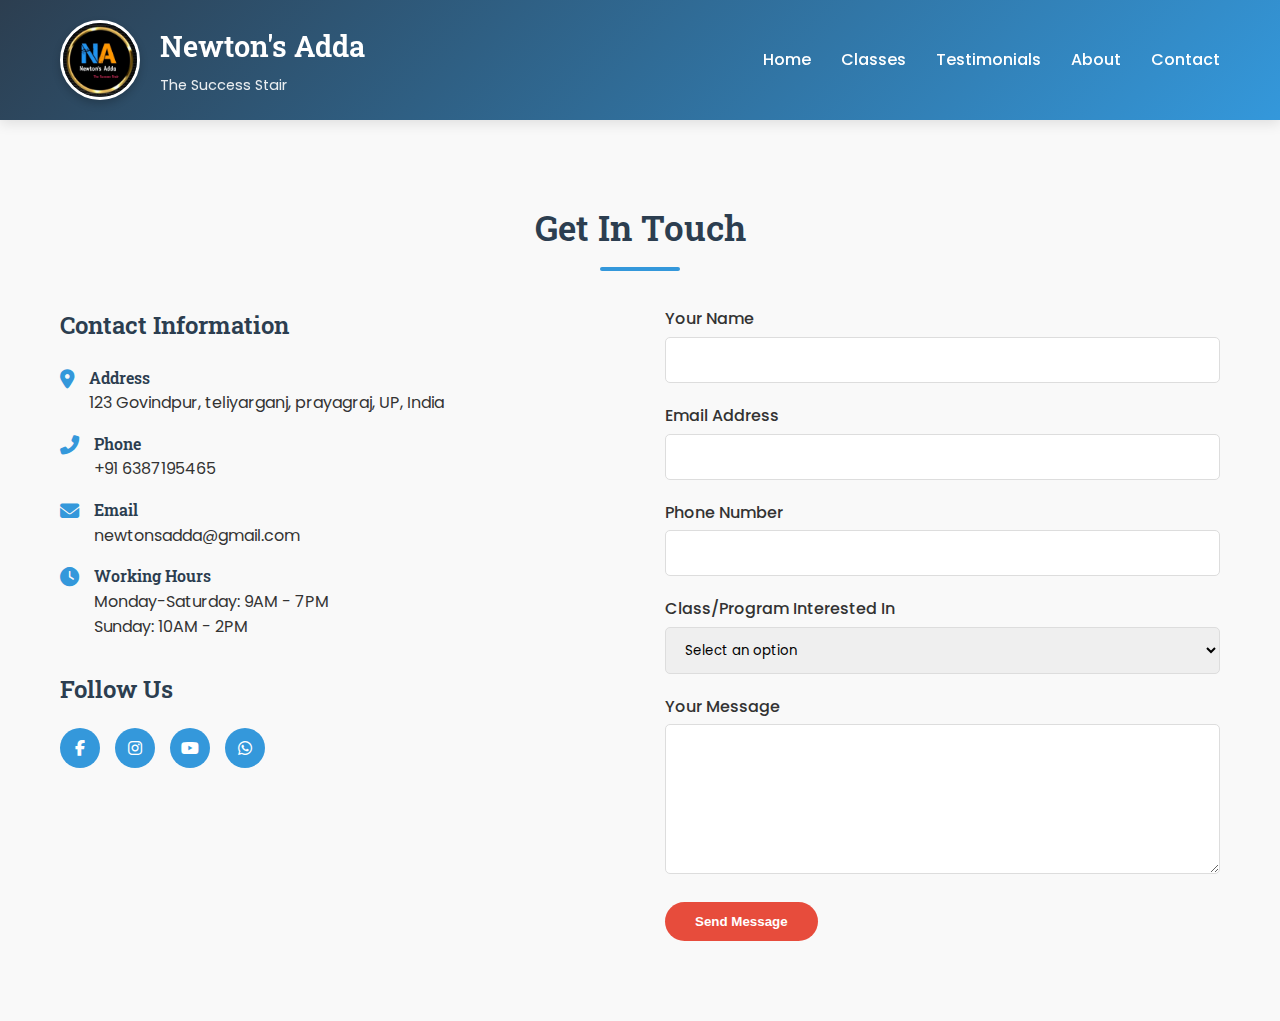
<file: contact.html>
<!DOCTYPE html>
<html lang="en">
<head>
    <meta charset="UTF-8">
    <meta name="viewport" content="width=device-width, initial-scale=1.0">
    <title>Contact - Newton's Adda | The Success Stair | Get in Touch</title>
    <meta name="description" content="Contact Newton's Adda for physics classes and tuition. Get in touch with Yogesh Pandey for personalized physics education and guidance.">
    <meta name="keywords" content="contact Newton's Adda, physics tuition contact, Yogesh Pandey contact, physics classes inquiry">
    <meta name="author" content="Yogesh Pandey">
    <meta name="robots" content="index, follow">
    
    <!-- Open Graph / Facebook -->
    <meta property="og:type" content="website">
    <meta property="og:url" content="https://newtonsadda.com/contact.html">
    <meta property="og:title" content="Contact Newton's Adda - Physics Education">
    <meta property="og:description" content="Get in touch with Newton's Adda for physics classes and tuition inquiries.">
    <meta property="og:image" content="https://newtonsadda.com/assets/banner.jpg">
    
    <!-- Canonical URL -->
    <link rel="canonical" href="https://newtonsadda.com/contact.html">
    
    <!-- Favicon and Icons -->
    <link rel="icon" type="image/x-icon" href="assets/icons/favicon.ico">
    <link rel="icon" type="image/png" sizes="16x16" href="assets/icons/favicon-16x16.png">
    <link rel="icon" type="image/png" sizes="32x32" href="assets/icons/favicon-32x32.png">
    <link rel="manifest" href="assets/icons/manifest.json">
    <meta name="msapplication-TileColor" content="#4a6bff">
    <meta name="theme-color" content="#4a6bff">
    
    <link rel="stylesheet" href="https://cdnjs.cloudflare.com/ajax/libs/font-awesome/6.4.0/css/all.min.css">
    <link href="https://fonts.googleapis.com/css2?family=Poppins:wght@300;400;500;600;700&family=Roboto+Slab:wght@400;600;700&display=swap" rel="stylesheet">
    <link rel="stylesheet" href="style.css">
</head>
<body>
    <header>
        <div class="container header-content">
            <div class="logo-container">
                <img src="assets/favicon.jpg" alt="Newton's Adda" class="logo">
                <div class="logo-text">
                    <h1>Newton's Adda</h1>
                    <p>The Success Stair</p>
                </div>
            </div>
            <nav>
                <a href="index.html">Home</a>
                <a href="classes.html">Classes</a>
                <a href="testimonials.html">Testimonials</a>
                <a href="about.html">About</a>
                <a href="contact.html">Contact</a>
              <!----  <a href="login.html" class="login-button">Login</a> -->
            </nav>
        </div>
    </header>

    <section id="contact" class="contact">
        <div class="container">
            <div class="section-title">
                <h2>Get In Touch</h2>
            </div>
            <div class="contact-container">
                <div class="contact-info">
                    <h3>Contact Information</h3>
                    <div class="contact-details">
                        <div class="contact-item">
                            <div class="contact-icon">
                                <i class="fas fa-map-marker-alt"></i>
                            </div>
                            <div>
                                <h4>Address</h4>
                                <p>123 Govindpur, teliyarganj, prayagraj, UP, India</p>
                            </div>
                        </div>
                        
                        <div class="contact-item">
                            <div class="contact-icon">
                                <i class="fas fa-phone-alt"></i>
                            </div>
                            <div>
                                <h4>Phone</h4>
                                <p>+91 6387195465</p>
                            </div>
                        </div>
                        
                        <div class="contact-item">
                            <div class="contact-icon">
                                <i class="fas fa-envelope"></i>
                            </div>
                            <div>
                                <h4>Email</h4>
                            <p>newtonsadda@gmail.com</p>
                            </div>
                        </div>
                        
                        <div class="contact-item">
                            <div class="contact-icon">
                                <i class="fas fa-clock"></i>
                            </div>
                            <div>
                                <h4>Working Hours</h4>
                                <p>Monday-Saturday: 9AM - 7PM<br>Sunday: 10AM - 2PM</p>
                            </div>
                        </div>
                    </div>
                    
                    <h3 style="margin-top: 30px;">Follow Us</h3>
                    <div class="social-links">
                        <a href="https://www.facebook.com/profile.php?id=100091583633830" class="social-link"><i class="fab fa-facebook-f"></i></a>
                        <a href="https://www.instagram.com/newtons_adda?igsh=aWtsODhhbmhyNTR2" class="social-link"><i class="fab fa-instagram"></i></a>
                        <a href="https://www.youtube.com/@newtonsadda" class="social-link"><i class="fab fa-youtube"></i></a>
                        <a href="https://chat.whatsapp.com/CySjS1ENZa040vsfYL1jfZ" class="social-link"><i class="fab fa-whatsapp"></i></a>
                    </div>
                </div>
                
<div class="contact-form">
    <form id="contactForm" onsubmit="submitForm(event)">
        <div class="form-group">
            <label for="name">Your Name</label>
            <input type="text" id="name" name="name" required>
        </div>
        
        <div class="form-group">
            <label for="email">Email Address</label>
            <input type="email" id="email" name="email" required>
        </div>
        
        <div class="form-group">
            <label for="phone">Phone Number</label>
            <input type="tel" id="phone" name="phone">
        </div>
    
        <div class="form-group">
            <label for="class">Class/Program Interested In</label>
            <select id="class" name="program">
                <option value="">Select an option</option>
                <option value="9-10">Class 9-10 Foundation Program</option>
                <option value="11-12">Class 11-12 Advanced Program</option>
                <option value="other">Other</option>
            </select>
        </div>
        
        <div class="form-group">
            <label for="message">Your Message</label>
            <textarea id="message" name="message" required></textarea>
        </div>
        
        <button type="submit" class="submit-button">Send Message</button>
    </form>
    <div id="responseMessage" style="display:none; margin-top:20px;"></div>
</div>

<!--<script>
async function submitForm(event) {
  event.preventDefault();
  const form = event.target;
  const submitButton = form.querySelector('button[type="submit"]');
  const responseDiv = document.getElementById('responseMessage');
  
  submitButton.disabled = true;
  submitButton.innerHTML = '<i class="fas fa-spinner fa-spin"></i> Sending...';
  responseDiv.style.display = 'none';

  try {
    const formData = {
      name: form.querySelector('#name').value.trim(),
      email: form.querySelector('#email').value.trim(),
      phone: form.querySelector('#phone').value.trim(),
      program: form.querySelector('#class').value,
      message: form.querySelector('#message').value.trim(),
      timestamp: new Date().toISOString() // Add timestamp
    };

    if (!formData.name || !formData.email) {
      throw new Error('Please fill in all required fields');
    }

    const webAppUrl = 'https://script.google.com/macros/s/AKfycbzH3fLFMP6EofSMtDFouiEvzeYa-CMANxYwWMeO3OtlRwV8TRTtUU5dpfgSwjeo277c/exec';

    const response = await fetch(webAppUrl, {
      method: 'POST',
      headers: {
        'Content-Type': 'application/json',
      },
      body: JSON.stringify(formData)
    });

    if (!response.ok) {
      throw new Error('Server responded with error');
    }

    const result = await response.json();
    if (result.result !== "success") {
      throw new Error(result.message || 'Submission failed');
    }

    responseDiv.innerHTML = '<i class="fas fa-check-circle"></i> Message sent successfully! We will contact you soon.';
    responseDiv.style.color = 'green';
    form.reset();

  } catch (error) {
    console.error("Error:", error);
    responseDiv.innerHTML = `<i class="fas fa-exclamation-circle"></i> ${error.message}`;
    responseDiv.style.color = 'red';
  } finally {
    responseDiv.style.display = 'block';
    submitButton.disabled = false;
    submitButton.textContent = 'Send Message';
  }
}
</script>-->
                <script>
async function submitForm(event) {
  event.preventDefault();
  const form = event.target;
  const submitButton = form.querySelector('button[type="submit"]');
  const responseDiv = document.getElementById('responseMessage');
  
  submitButton.disabled = true;
  submitButton.innerHTML = '<i class="fas fa-spinner fa-spin"></i> Sending...';
  responseDiv.style.display = 'none';

  try {
    const formData = {
      name: form.querySelector('#name').value.trim(),
      email: form.querySelector('#email').value.trim(),
      phone: form.querySelector('#phone').value.trim(),
      program: form.querySelector('#class').value,
      message: form.querySelector('#message').value.trim(),
      timestamp: new Date().toISOString()
    };

    if (!formData.name || !formData.email) {
      throw new Error('Please fill in all required fields');
    }

    const webAppUrl = 'https://script.google.com/macros/s/AKfycbzH3fLFMP6EofSMtDFouiEvzeYa-CMANxYwWMeO3OtlRwV8TRTtUU5dpfgSwjeo277c/exec';

    // Add cache-busting parameter
    const urlWithCacheBust = webAppUrl + '?cache=' + new Date().getTime();

    const response = await fetch(urlWithCacheBust, {
      method: 'POST',
      mode: 'no-cors', // Important for Apps Script
      headers: {
        'Content-Type': 'application/json',
      },
      body: JSON.stringify(formData)
    });

    // With 'no-cors' mode, we can't read the response, so we'll assume success
    responseDiv.innerHTML = '<i class="fas fa-check-circle"></i> Message sent successfully! We will contact you soon.';
    responseDiv.style.color = 'green';
    form.reset();

  }
   
  catch (error) {
    console.error("Error:", error);
    responseDiv.innerHTML = `<i class="fas fa-exclamation-circle"></i> ${error.message || 'Message sent! If you don\'t hear back, please contact us directly.'}`;
    responseDiv.style.color = 'red';
  } finally {
    responseDiv.style.display = 'block';
    submitButton.disabled = false;
    submitButton.textContent = 'Send Message';
  }
}
fetch('https://script.google.com/macros/s/AKfycbzH3fLFMP6EofSMtDFouiEvzeYa-CMANxYwWMeO3OtlRwV8TRTtUU5dpfgSwjeo277c/exec', {
  method: 'POST',
  headers: {
    'Content-Type': 'application/json',
  },
  body: JSON.stringify(yourData),
  redirect: 'follow'  // Important for Apps Script
})
.then(response => {
  if (!response.ok) throw new Error('Network response was not ok');
  return response.json();
})
.catch(error => {
  console.error('Error:', error);
});
</script>
<style>
/* Add this to your CSS for better feedback */
.success-animation {
  animation: pulse-green 2s;
}

@keyframes pulse-green {
  0% { box-shadow: 0 0 0 0 rgba(40, 167, 69, 0.4); }
  70% { box-shadow: 0 0 0 10px rgba(40, 167, 69, 0); }
  100% { box-shadow: 0 0 0 0 rgba(40, 167, 69, 0); }
}
</style>
</body>
</html>
</file>
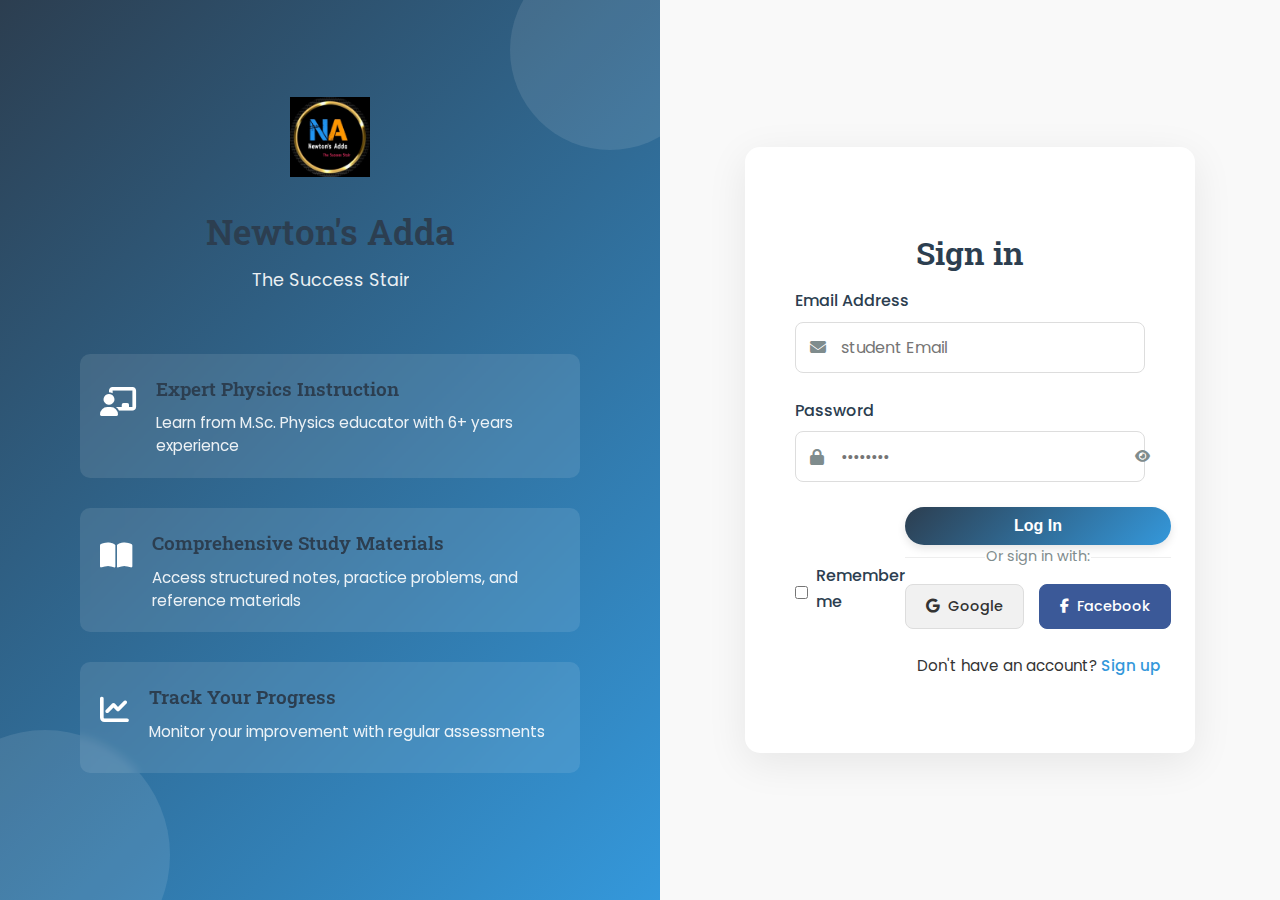
<file: dashboard.html>
<!DOCTYPE html>
<html lang="en">
<head>
    <meta charset="UTF-8">
    <meta name="viewport" content="width=device-width, initial-scale=1.0">
    <title>Student Dashboard | Newton's Adda</title>
    <meta name="description" content="Access your Newton's Adda student dashboard. View classes, assignments, progress, and resources for physics learning.">
    <meta name="robots" content="noindex, nofollow">
    
    <!-- Favicon and Icons -->
    <link rel="icon" type="image/x-icon" href="assets/icons/favicon.ico">
    <link rel="icon" type="image/png" sizes="16x16" href="assets/icons/favicon-16x16.png">
    <link rel="icon" type="image/png" sizes="32x32" href="assets/icons/favicon-32x32.png">
    <link rel="manifest" href="assets/icons/manifest.json">
    <meta name="msapplication-TileColor" content="#4a6bff">
    <meta name="theme-color" content="#4a6bff">
    
    <link rel="stylesheet" href="https://cdnjs.cloudflare.com/ajax/libs/font-awesome/6.4.0/css/all.min.css">
    <link href="https://fonts.googleapis.com/css2?family=Poppins:wght@300;400;500;600;700&display=swap" rel="stylesheet">
    <style>
        :root {
            --primary: #4a6bff;
            --secondary: #2ecc71;
            --dark: #2c3e50;
            --light: #f8f9fa;
            --danger: #e74c3c;
            --warning: #f39c12;
            --white: #ffffff;
            --gray: #95a5a6;
        }

        * {
            margin: 0;
            padding: 0;
            box-sizing: border-box;
            font-family: 'Poppins', sans-serif;
        }

        body {
            background-color: #f5f7fb;
            color: var(--dark);
        }

        .dashboard-container {
            display: grid;
            grid-template-columns: 250px 1fr;
            min-height: 100vh;
        }

        /* Sidebar Styles */
        .sidebar {
            background: var(--dark);
            color: white;
            padding: 20px 0;
            position: sticky;
            top: 0;
            height: 100vh;
        }

        .logo-container {
            padding: 0 20px 20px;
            border-bottom: 1px solid rgba(255,255,255,0.1);
            display: flex;
            align-items: center;
        }

        .logo-container img {
            width: 50px;
            height: 50px;
            border-radius: 50%;
            object-fit: cover;
            margin-right: 10px;
            border: 2px solid var(--primary);
        }

        .logo-container h2 {
            font-size: 1.2rem;
        }

        .user-info {
            padding: 20px;
            text-align: center;
            border-bottom: 1px solid rgba(255,255,255,0.1);
        }

        .user-info img {
            width: 80px;
            height: 80px;
            border-radius: 50%;
            object-fit: cover;
            margin-bottom: 10px;
            border: 3px solid var(--primary);
        }

        .sidebar-menu {
            padding: 20px 0;
        }

        .menu-item {
            padding: 12px 20px;
            display: flex;
            align-items: center;
            cursor: pointer;
            transition: all 0.3s;
        }

        .menu-item:hover {
            background-color: rgba(255,255,255,0.1);
        }

        .menu-item.active {
            background-color: var(--primary);
        }

        .menu-item i {
            margin-right: 10px;
            width: 20px;
            text-align: center;
        }

        /* Main Content Styles */
        .main-content {
            padding: 20px;
        }

        .header {
            display: flex;
            justify-content: space-between;
            align-items: center;
            margin-bottom: 30px;
            padding-bottom: 20px;
            border-bottom: 1px solid #e0e0e0;
        }

        .search-bar {
            display: flex;
            align-items: center;
            background: white;
            padding: 8px 15px;
            border-radius: 30px;
            width: 300px;
            box-shadow: 0 2px 10px rgba(0,0,0,0.05);
        }

        .search-bar input {
            border: none;
            outline: none;
            width: 100%;
            padding: 5px;
        }

        .user-controls {
            display: flex;
            align-items: center;
        }

        .notification-icon {
            position: relative;
            margin-right: 20px;
            cursor: pointer;
        }

        .notification-badge {
            position: absolute;
            top: -5px;
            right: -5px;
            background: var(--danger);
            color: white;
            border-radius: 50%;
            width: 18px;
            height: 18px;
            font-size: 10px;
            display: flex;
            align-items: center;
            justify-content: center;
        }

        .user-profile {
            display: flex;
            align-items: center;
            cursor: pointer;
        }

        .user-profile img {
            width: 40px;
            height: 40px;
            border-radius: 50%;
            margin-right: 10px;
        }

        /* Dashboard Cards */
        .dashboard-cards {
            display: grid;
            grid-template-columns: repeat(auto-fit, minmax(250px, 1fr));
            gap: 20px;
            margin-bottom: 30px;
        }

        .card {
            background: white;
            border-radius: 10px;
            padding: 20px;
            box-shadow: 0 5px 15px rgba(0,0,0,0.05);
            transition: transform 0.3s;
        }

        .card:hover {
            transform: translateY(-5px);
        }

        .card-header {
            display: flex;
            justify-content: space-between;
            align-items: center;
            margin-bottom: 15px;
        }

        .card-icon {
            width: 40px;
            height: 40px;
            border-radius: 8px;
            display: flex;
            align-items: center;
            justify-content: center;
            color: white;
        }

        .card-icon.blue {
            background: var(--primary);
        }

        .card-icon.green {
            background: var(--secondary);
        }

        .card-icon.orange {
            background: var(--warning);
        }

        .card-icon.red {
            background: var(--danger);
        }

        .card h3 {
            font-size: 1.5rem;
            margin-bottom: 5px;
        }

        .card p {
            color: var(--gray);
            font-size: 0.9rem;
        }

        /* Upcoming Classes */
        .upcoming-classes {
            background: white;
            border-radius: 10px;
            padding: 20px;
            box-shadow: 0 5px 15px rgba(0,0,0,0.05);
            margin-bottom: 30px;
        }

        .section-title {
            display: flex;
            justify-content: space-between;
            align-items: center;
            margin-bottom: 20px;
        }

        .section-title h2 {
            font-size: 1.3rem;
        }

        .view-all {
            color: var(--primary);
            font-size: 0.9rem;
            cursor: pointer;
        }

        .class-item {
            display: flex;
            justify-content: space-between;
            align-items: center;
            padding: 15px 0;
            border-bottom: 1px solid #f0f0f0;
        }

        .class-item:last-child {
            border-bottom: none;
        }

        .class-info {
            display: flex;
            align-items: center;
        }

        .class-time {
            background: #f0f7ff;
            color: var(--primary);
            padding: 8px 12px;
            border-radius: 6px;
            margin-right: 15px;
            font-weight: 500;
        }

        .class-details h4 {
            margin-bottom: 5px;
        }

        .class-details p {
            color: var(--gray);
            font-size: 0.9rem;
        }

        .join-btn {
            background: var(--primary);
            color: white;
            border: none;
            padding: 8px 15px;
            border-radius: 5px;
            cursor: pointer;
            transition: background 0.3s;
        }

        .join-btn:hover {
            background: #3a5bd9;
        }

        /* Recent Performance */
        .performance-grid {
            display: grid;
            grid-template-columns: 2fr 1fr;
            gap: 20px;
        }

        .performance-card {
            background: white;
            border-radius: 10px;
            padding: 20px;
            box-shadow: 0 5px 15px rgba(0,0,0,0.05);
        }

        .chart-container {
            height: 250px;
            margin-top: 20px;
            position: relative;
            background: #f8f9fa;
            border-radius: 8px;
            display: flex;
            align-items: center;
            justify-content: center;
            color: var(--gray);
        }

        /* Responsive Design */
        @media (max-width: 992px) {
            .dashboard-container {
                grid-template-columns: 1fr;
            }

            .sidebar {
                height: auto;
                position: static;
            }

            .performance-grid {
                grid-template-columns: 1fr;
            }
        }

        @media (max-width: 768px) {
            .header {
                flex-direction: column;
                align-items: flex-start;
            }

            .search-bar {
                width: 100%;
                margin-bottom: 15px;
            }
        }
    </style>
</head>
<body>
    <div class="dashboard-container">
        <!-- Sidebar -->
        <div class="sidebar">
            <div class="logo-container">
                <img src="assets/favicon.jpg" alt="Newton's Adda">
                <h2>Newton's Adda</h2>
            </div>

            <div class="user-info">
                <img src="https://randomuser.me/api/portraits/men/32.jpg" alt="Student" id="student-avatar">
                <h3 id="student-name">Rahul Sharma</h3>
                <p id="student-class">Class 12 - Science</p>
            </div>

            <div class="sidebar-menu">
                <div class="menu-item active">
                    <i class="fas fa-home"></i>
                    <span>Dashboard</span>
                </div>
                <div class="menu-item">
                    <i class="fas fa-book-open"></i>
                    <span>My Courses</span>
                </div>
                <div class="menu-item">
                    <i class="fas fa-calendar-alt"></i>
                    <span>Schedule</span>
                </div>
                <div class="menu-item">
                    <i class="fas fa-chart-line"></i>
                    <span>Performance</span>
                </div>
                <div class="menu-item">
                    <i class="fas fa-file-alt"></i>
                    <span>Study Materials</span>
                </div>
                <div class="menu-item">
                    <i class="fas fa-question-circle"></i>
                    <span>Doubt Solving</span>
                </div>
                <div class="menu-item">
                    <i class="fas fa-trophy"></i>
                    <span>Tests & Results</span>
                </div>
                <div class="menu-item">
                    <i class="fas fa-cog"></i>
                    <span>Settings</span>
                </div>
                <div class="menu-item" onclick="logout()">
                    <i class="fas fa-sign-out-alt"></i>
                    <span>Logout</span>
                </div>
            </div>
        </div>

        <!-- Main Content -->
        <div class="main-content">
            <div class="header">
                <div class="search-bar">
                    <i class="fas fa-search"></i>
                    <input type="text" placeholder="Search for courses, materials...">
                </div>
                <div class="user-controls">
                    <div class="notification-icon">
                        <i class="fas fa-bell"></i>
                        <div class="notification-badge">3</div>
                    </div>
                    <div class="user-profile">
                        <img src="https://randomuser.me/api/portraits/men/32.jpg" alt="User" id="profile-avatar">
                        <span id="profile-name">Rahul</span>
                    </div>
                </div>
            </div>

            <div class="dashboard-cards">
                <div class="card">
                    <div class="card-header">
                        <div>
                            <h3>5</h3>
                            <p>Active Courses</p>
                        </div>
                        <div class="card-icon blue">
                            <i class="fas fa-book"></i>
                        </div>
                    </div>
                </div>
                <div class="card">
                    <div class="card-header">
                        <div>
                            <h3>12</h3>
                            <p>Upcoming Classes</p>
                        </div>
                        <div class="card-icon green">
                            <i class="fas fa-calendar"></i>
                        </div>
                    </div>
                </div>
                <div class="card">
                    <div class="card-header">
                        <div>
                            <h3>8</h3>
                            <p>Pending Assignments</p>
                        </div>
                        <div class="card-icon orange">
                            <i class="fas fa-tasks"></i>
                        </div>
                    </div>
                </div>
                <div class="card">
                    <div class="card-header">
                        <div>
                            <h3>92%</h3>
                            <p>Overall Performance</p>
                        </div>
                        <div class="card-icon red">
                            <i class="fas fa-chart-pie"></i>
                        </div>
                    </div>
                </div>
            </div>

            <div class="upcoming-classes">
                <div class="section-title">
                    <h2>Upcoming Classes</h2>
                    <span class="view-all">View All</span>
                </div>
                <div class="class-item">
                    <div class="class-info">
                        <div class="class-time">10:00 AM</div>
                        <div class="class-details">
                            <h4>Modern Physics - Dual Nature of Matter</h4>
                            <p>By Yogesh Sir | Duration: 60 mins</p>
                        </div>
                    </div>
                    <button class="join-btn">Join Now</button>
                </div>
                <div class="class-item">
                    <div class="class-info">
                        <div class="class-time">02:00 PM</div>
                        <div class="class-details">
                            <h4>Electrostatics - Capacitors</h4>
                            <p>By Yogesh Sir | Duration: 60 mins</p>
                        </div>
                    </div>
                    <button class="join-btn">Join Now</button>
                </div>
                <div class="class-item">
                    <div class="class-info">
                        <div class="class-time">04:30 PM</div>
                        <div class="class-details">
                            <h4>Doubt Solving Session</h4>
                            <p>By Yogesh Sir | Duration: 45 mins</p>
                        </div>
                    </div>
                    <button class="join-btn">Join Now</button>
                </div>
            </div>

            <div class="performance-grid">
                <div class="performance-card">
                    <div class="section-title">
                        <h2>Performance Analysis</h2>
                        <span class="view-all">Last 6 Months</span>
                    </div>
                    <div class="chart-container">
                        [Performance Chart Would Appear Here]
                    </div>
                </div>
                <div class="performance-card">
                    <div class="section-title">
                        <h2>Recent Tests</h2>
                        <span class="view-all">View All</span>
                    </div>
                    <div style="margin-top: 20px;">
                        <div style="display: flex; justify-content: space-between; margin-bottom: 15px;">
                            <span>Electrostatics</span>
                            <span style="font-weight: bold; color: var(--secondary);">85%</span>
                        </div>
                        <div style="display: flex; justify-content: space-between; margin-bottom: 15px;">
                            <span>Optics</span>
                            <span style="font-weight: bold; color: var(--secondary);">92%</span>
                        </div>
                        <div style="display: flex; justify-content: space-between; margin-bottom: 15px;">
                            <span>Modern Physics</span>
                            <span style="font-weight: bold; color: var(--warning);">78%</span>
                        </div>
                        <div style="display: flex; justify-content: space-between;">
                            <span>Thermodynamics</span>
                            <span style="font-weight: bold; color: var(--secondary);">88%</span>
                        </div>
                    </div>
                </div>
            </div>
        </div>
    </div>

    <script>
        // Check authentication on page load
        document.addEventListener('DOMContentLoaded', function() {
            const student = JSON.parse(localStorage.getItem('currentStudent'));
            
            if (!student) {
                window.location.href = 'login.html';
            } else {
                // Update dashboard with student info
                document.getElementById('student-name').textContent = student.name;
                document.getElementById('student-class').textContent = `Class ${student.class} - Science`;
                document.getElementById('profile-name').textContent = student.name.split(' ')[0];
                
                // You would fetch and display real data here in a production app
            }
        });

        // Menu item activation
        document.querySelectorAll('.menu-item').forEach(item => {
            item.addEventListener('click', function() {
                document.querySelectorAll('.menu-item').forEach(i => i.classList.remove('active'));
                this.classList.add('active');
                
                // In a real app, you would load different content here
            });
        });

        // Join class functionality
        document.querySelectorAll('.join-btn').forEach(btn => {
            btn.addEventListener('click', function() {
                alert('Redirecting to live class...');
                // In real implementation, this would redirect to the live class
            });
        });

        // Logout function
        function logout() {
            localStorage.removeItem('currentStudent');
            window.location.href = 'login.html';
        }
    </script>
</body>
</html>
</file>
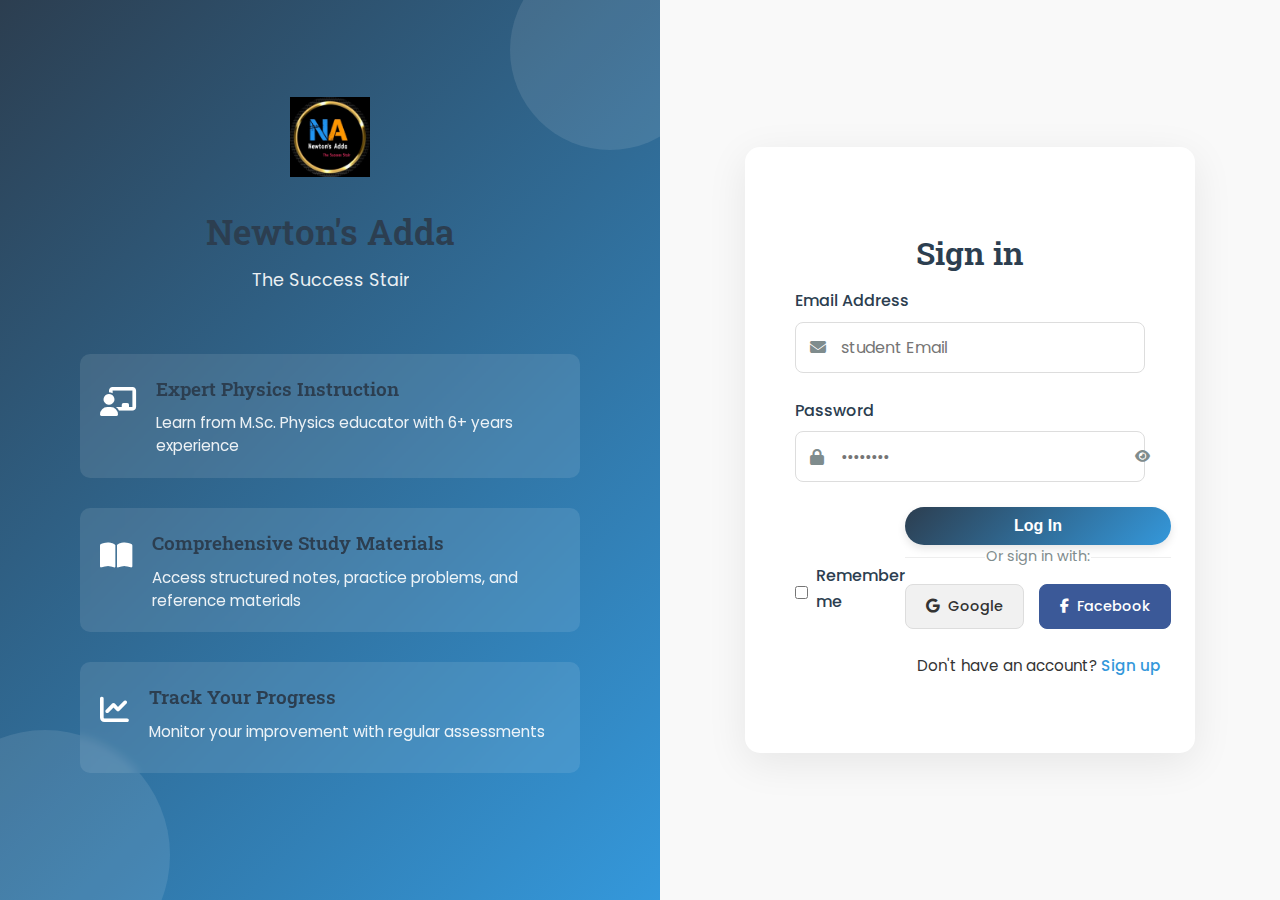
<file: login.html>
<!DOCTYPE html>
<html lang="en">
<head>
    <meta charset="UTF-8">
    <meta name="viewport" content="width=device-width, initial-scale=1.0">
    <title>Login | Newton's Adda - The Success Stair</title>
    <meta name="description" content="Login to Newton's Adda student portal. Access your physics classes, study materials, and track your progress with Yogesh Pandey's physics tuition program.">
    <meta name="keywords" content="Newton's Adda login, student portal, physics classes login, online learning">
    <meta name="author" content="Yogesh Pandey">
    <meta name="robots" content="noindex, nofollow">
    
    <!-- Favicon and Icons -->
    <link rel="icon" type="image/x-icon" href="assets/icons/favicon.ico">
    <link rel="icon" type="image/png" sizes="16x16" href="assets/icons/favicon-16x16.png">
    <link rel="icon" type="image/png" sizes="32x32" href="assets/icons/favicon-32x32.png">
    <link rel="manifest" href="assets/icons/manifest.json">
    <meta name="msapplication-TileColor" content="#4a6bff">
    <meta name="theme-color" content="#4a6bff">
    
    <link rel="stylesheet" href="https://cdnjs.cloudflare.com/ajax/libs/font-awesome/6.4.0/css/all.min.css">
    <link href="https://fonts.googleapis.com/css2?family=Poppins:wght@300;400;500;600;700&family=Roboto+Slab:wght@400;600;700&display=swap" rel="stylesheet">
    <link rel="stylesheet" href="style.css">
</head>
<body>
    <div class="login-container">
        <div class="login-left">
            <div class="login-logo">
                <img src="assets/favicon.jpg" alt="Newton's Adda">
                <h2>Newton's Adda</h2>
                <p>The Success Stair</p>
            </div>
            
            <div class="login-features">
                <div class="feature-item">
                    <div class="feature-icon">
                        <i class="fas fa-chalkboard-teacher"></i>
                    </div>
                    <div class="feature-text">
                        <h4>Expert Physics Instruction</h4>
                        <p>Learn from M.Sc. Physics educator with 6+ years experience</p>
                    </div>
                </div>
                
                <div class="feature-item">
                    <div class="feature-icon">
                        <i class="fas fa-book-open"></i>
                    </div>
                    <div class="feature-text">
                        <h4>Comprehensive Study Materials</h4>
                        <p>Access structured notes, practice problems, and reference materials</p>
                    </div>
                </div>
                
                <div class="feature-item">
                    <div class="feature-icon">
                        <i class="fas fa-chart-line"></i>
                    </div>
                    <div class="feature-text">
                        <h4>Track Your Progress</h4>
                        <p>Monitor your improvement with regular assessments</p>
                    </div>
                </div>
            </div>
        </div>
        
        <div class="login-right">
            <div class="login-form-container">
                
                <p class="login-subtitle"><h2>Sign in </h2></p>
                
                <form class="login-form" id="loginForm">
                    <div class="form-group">
                        <label for="email">Email Address</label>
                        <div class="input-with-icon">
                            <i class="fas fa-envelope"></i>
                            <input type="email" id="email" name="email" placeholder="student Email" required>
                        </div>
                    </div>
                    
                    <div class="form-group">
                        <label for="password">Password</label>
                        <div class="input-with-icon">
                            <i class="fas fa-lock"></i>
                            <input type="password" id="password" name="password" placeholder="••••••••" required>
                            <button type="button" class="toggle-password" aria-label="Show password">
                                <i class="fas fa-eye"></i>
                            </button>
                        </div>
                    </div>
                    
                    <div class="form-options">
                        <div class="remember-me">
                            <input type="checkbox" id="remember" name="remember">
                            <label for="remember">Remember me</label>


                    <div>
                    <button type="submit" class="login-button">Log In</button>
                    
                    <div class="social-login">
                        <p>Or sign in with:</p>
                        <div>
                        <div class="social-buttons">
                            <a href="#" class="social-button google">
                                <i class="fab fa-google"></i> Google
                            </a>
                            <a href="#" class="social-button facebook">
                                <i class="fab fa-facebook-f"></i> Facebook
                            </a>
                        </div>
                    </div>
                    </div>
                    
                    <div class="register-link">
                        <p>Don't have an account? <a href="register.html">Sign up</a></p>
                    </div>
                </form>
            </div>
  <script>
        document.getElementById('loginForm').addEventListener('submit', function(e) {
            e.preventDefault();
            
            // Get input values
            const email = document.getElementById('email').value;
            const password = document.getElementById('password').value;
            
            // Simple validation (in real app, validate server-side)
            if (email && password) {
                // Store user data (insecure for production - demo only)
                localStorage.setItem('currentStudent', JSON.stringify({
                    name: 'Demo Student',
                    email: email,
                    class: '12'
                }));
                
                // Redirect to dashboard
                window.location.href = 'dashboard.html';
            } else {
                alert('Please enter both email and password');
            }
        });

        // Toggle password visibility
        document.querySelector('.toggle-password').addEventListener('click', function() {
            const passwordInput = document.getElementById('password');
            if (passwordInput.type === 'password') {
                passwordInput.type = 'text';
                this.textContent = '👁️';
            } else {
                passwordInput.type = 'password';
                this.textContent = '👁️';
            }
        });
    </script>
</body>
</html>
</file>
<file: style.css>
/* All the CSS styles from your original code */
:root {
    --primary: #2c3e50;
    --secondary: #3498db;
    --accent: #e74c3c;
    --light: #ecf0f1;
    --dark: #2c3e50;
    --success: #27ae60;
    --text: #333;
    --text-light: #7f8c8d;
}

* {
    margin: 0;
    padding: 0;
    box-sizing: border-box;
}

body {
    font-family: 'Poppins', sans-serif;
    line-height: 1.6;
    color: var(--text);
    background-color: #f9f9f9;
}

h1, h2, h3, h4 {
    font-family: 'Roboto Slab', serif;
    font-weight: 600;
    color: var(--dark);
}

.container {
    max-width: 1200px;
    margin: 0 auto;
    padding: 0 20px;
}

/* Header Styles */
header {
    background: linear-gradient(135deg, var(--primary), var(--secondary));
    color: white;
    padding: 20px 0;
    box-shadow: 0 4px 12px rgba(0,0,0,0.1);
    position: sticky;
    top: 0;
    z-index: 1000;
}

.header-content {
    display: flex;
    justify-content: space-between;
    align-items: center;
}

.logo-container {
    display: flex;
    align-items: center;
    gap: 20px;
}

.logo {
    width: 80px;
    height: 80px;
    border-radius: 50%;
    object-fit: cover;
    border: 3px solid white;
    box-shadow: 0 4px 8px rgba(0,0,0,0.2);
}

.logo-text h1 {
    font-size: 1.8rem;
    margin-bottom: 5px;
    color: white;
}

.logo-text p {
    font-size: 0.9rem;
    opacity: 0.9;
}

/* Navigation */
nav {
    display: flex;
    align-items: center;
    gap: 30px;
}

nav a {
    color: white;
    text-decoration: none;
    font-weight: 500;
    transition: all 0.3s ease;
    padding: 5px 0;
    position: relative;
}

nav a:hover {
    opacity: 0.8;
}

nav a::after {
    content: '';
    position: absolute;
    bottom: 0;
    left: 0;
    width: 0;
    height: 2px;
    background-color: white;
    transition: width 0.3s ease;
}

nav a:hover::after {
    width: 100%;
}

.login-button {
    background-color: white;
    color: var(--primary);
    padding: 10px 25px;
    border-radius: 30px;
    font-weight: 600;
    text-decoration: none;
    transition: all 0.3s ease;
    box-shadow: 0 4px 8px rgba(0,0,0,0.1);
}

.login-button:hover {
    transform: translateY(-2px);
    box-shadow: 0 6px 12px rgba(0,0,0,0.15);
}

/* Hero Section */
.hero {
    background: linear-gradient(rgba(44, 62, 80, 0.9), rgba(44, 62, 80, 0.9)), url('banner.jpg');
    background-size: cover;
    background-position: center;
    color: white;
    padding: 100px 0;
    text-align: center;
}

.hero h2 {
    font-size: 2.5rem;
    margin-bottom: 20px;
    color: white;
}

.hero p {
    font-size: 1.2rem;
    max-width: 800px;
    margin: 0 auto 30px;
}

.cta-buttons {
    display: flex;
    justify-content: center;
    gap: 20px;
    margin-top: 30px;
}

.join-button, .demo-button {
    padding: 12px 30px;
    border-radius: 30px;
    font-weight: 600;
    text-decoration: none;
    transition: all 0.3s ease;
}

.join-button {
    background-color: var(--accent);
    color: white;
}

.demo-button {
    background-color: transparent;
    color: white;
    border: 2px solid white;
}

.join-button:hover, .demo-button:hover {
    transform: translateY(-3px);
    box-shadow: 0 8px 15px rgba(0,0,0,0.2);
}

/* Main Content */
section {
    padding: 80px 0;
}

.section-title {
    text-align: center;
    margin-bottom: 50px;
    position: relative;
}

.section-title h2 {
    font-size: 2.2rem;
    display: inline-block;
}

.section-title h2::after {
    content: '';
    position: absolute;
    bottom: -15px;
    left: 50%;
    transform: translateX(-50%);
    width: 80px;
    height: 4px;
    background-color: var(--secondary);
    border-radius: 2px;
}

/* About Section */
.about-content {
    display: flex;
    align-items: center;
    gap: 50px;
}

.about-image {
    flex: 1;
    border-radius: 10px;
    overflow: hidden;
    box-shadow: 0 10px 30px rgba(0,0,0,0.1);
}

.about-image img {
    width: 100%;
    height: auto;
    display: block;
    transition: transform 0.5s ease;
}

.about-image:hover img {
    transform: scale(1.05);
}

.about-text {
    flex: 1;
}

.about-text h3 {
    font-size: 1.8rem;
    margin-bottom: 20px;
    color: var(--primary);
}

.about-text p {
    margin-bottom: 20px;
    color: var(--text-light);
}

.qualifications {
    margin-top: 30px;
}

.qualification-item {
    display: flex;
    align-items: flex-start;
    gap: 15px;
    margin-bottom: 15px;
}

.qualification-icon {
    color: var(--secondary);
    font-size: 1.2rem;
    margin-top: 3px;
}

/* Classes Section */
.classes-container {
    display: grid;
    grid-template-columns: repeat(auto-fit, minmax(300px, 1fr));
    gap: 30px;
    margin-top: 50px;
}

.class-card {
    background-color: white;
    border-radius: 10px;
    overflow: hidden;
    box-shadow: 0 5px 15px rgba(0,0,0,0.05);
    transition: all 0.3s ease;
}

.class-card:hover {
    transform: translateY(-10px);
    box-shadow: 0 15px 30px rgba(0,0,0,0.1);
}

.class-image {
    height: 200px;
    overflow: hidden;
}

.class-image img {
    width: 100%;
    height: 100%;
    object-fit: cover;
    transition: transform 0.5s ease;
}

.class-card:hover .class-image img {
    transform: scale(1.1);
}

.class-content {
    padding: 25px;
}

.class-content h3 {
    font-size: 1.4rem;
    margin-bottom: 15px;
    color: var(--primary);
}

.class-content p {
    color: var(--text-light);
    margin-bottom: 20px;
}

.class-meta {
    display: flex;
    justify-content: space-between;
    color: var(--secondary);
    font-weight: 500;
}

/* Features Section */
.features {
    background-color: var(--light);
}

.features-container {
    display: grid;
    grid-template-columns: repeat(auto-fit, minmax(250px, 1fr));
    gap: 30px;
}

.feature-card {
    background-color: white;
    padding: 30px;
    border-radius: 10px;
    text-align: center;
    box-shadow: 0 5px 15px rgba(0,0,0,0.05);
    transition: all 0.3s ease;
}

.feature-card:hover {
    transform: translateY(-5px);
    box-shadow: 0 10px 25px rgba(0,0,0,0.1);
}

.feature-icon {
    font-size: 2.5rem;
    color: var(--secondary);
    margin-bottom: 20px;
}

.feature-card h3 {
    font-size: 1.3rem;
    margin-bottom: 15px;
}

.feature-card p {
    color: var(--text-light);
}

/* Testimonials */
.testimonials-container {
    display: grid;
    grid-template-columns: repeat(auto-fit, minmax(300px, 1fr));
    gap: 30px;
    margin-top: 50px;
}

.testimonial-card {
    background-color: white;
    padding: 30px;
    border-radius: 10px;
    box-shadow: 0 5px 15px rgba(0,0,0,0.05);
    position: relative;
}

.testimonial-card::before {
    content: '"';
    position: absolute;
    top: 20px;
    left: 20px;
    font-size: 5rem;
    color: rgba(52, 152, 219, 0.1);
    font-family: serif;
    line-height: 1;
}

.testimonial-content {
    margin-bottom: 20px;
    position: relative;
    z-index: 1;
}

.testimonial-author {
    display: flex;
    align-items: center;
    gap: 15px;
}

.author-avatar {
    width: 50px;
    height: 50px;
    border-radius: 50%;
    object-fit: cover;
}

.author-info h4 {
    font-size: 1.1rem;
    margin-bottom: 5px;
}

.author-info p {
    color: var(--text-light);
    font-size: 0.9rem;
}

/* Pricing Section */
.pricing {
    background-color: var(--light);
}

.pricing-container {
    display: grid;
    grid-template-columns: repeat(auto-fit, minmax(300px, 1fr));
    gap: 30px;
    margin-top: 50px;
}

.pricing-card {
    background-color: white;
    border-radius: 10px;
    overflow: hidden;
    box-shadow: 0 5px 15px rgba(0,0,0,0.05);
    transition: all 0.3s ease;
    text-align: center;
}

.pricing-card:hover {
    transform: translateY(-10px);
    box-shadow: 0 15px 30px rgba(0,0,0,0.1);
}

.pricing-header {
    padding: 30px;
    background-color: var(--primary);
    color: white;
}

.pricing-header h3 {
    font-size: 1.5rem;
    margin-bottom: 10px;
}

.price {
    font-size: 2.5rem;
    font-weight: 700;
    margin-bottom: 5px;
}

.price span {
    font-size: 1rem;
    font-weight: 400;
}

.pricing-body {
    padding: 30px;
}

.pricing-features {
    list-style: none;
    margin-bottom: 30px;
}

.pricing-features li {
    padding: 10px 0;
    border-bottom: 1px solid #eee;
    color: var(--text-light);
}

.pricing-features li:last-child {
    border-bottom: none;
}

.pricing-button {
    display: inline-block;
    padding: 12px 30px;
    background-color: var(--secondary);
    color: white;
    border-radius: 30px;
    text-decoration: none;
    font-weight: 600;
    transition: all 0.3s ease;
}

.pricing-button:hover {
    background-color: var(--primary);
    transform: translateY(-3px);
    box-shadow: 0 8px 15px rgba(0,0,0,0.1);
}

/* Contact Section */
.contact-container {
    display: grid;
    grid-template-columns: repeat(auto-fit, minmax(300px, 1fr));
    gap: 50px;
}

.contact-info h3 {
    font-size: 1.5rem;
    margin-bottom: 20px;
}

.contact-details {
    margin-bottom: 30px;
}

.contact-item {
    display: flex;
    align-items: flex-start;
    gap: 15px;
    margin-bottom: 15px;
}

.contact-icon {
    color: var(--secondary);
    font-size: 1.2rem;
}

.social-links {
    display: flex;
    gap: 15px;
}

.social-link {
    display: flex;
    align-items: center;
    justify-content: center;
    width: 40px;
    height: 40px;
    border-radius: 50%;
    background-color: var(--secondary);
    color: white;
    text-decoration: none;
    transition: all 0.3s ease;
}

.social-link:hover {
    background-color: var(--primary);
    transform: translateY(-3px);
}

.contact-form .form-group {
    margin-bottom: 20px;
}

.contact-form label {
    display: block;
    margin-bottom: 5px;
    font-weight: 500;
}

.contact-form input,
.contact-form textarea,
.contact-form select {
    width: 100%;
    padding: 12px 15px;
    border: 1px solid #ddd;
    border-radius: 5px;
    font-family: 'Poppins', sans-serif;
    transition: all 0.3s ease;
}

.contact-form input:focus,
.contact-form textarea:focus,
.contact-form select:focus {
    outline: none;
    border-color: var(--secondary);
    box-shadow: 0 0 0 3px rgba(52, 152, 219, 0.2);
}

.contact-form textarea {
    min-height: 150px;
    resize: vertical;
}

.submit-button {
    background-color: var(--accent);
    color: white;
    border: none;
    padding: 12px 30px;
    border-radius: 30px;
    font-weight: 600;
    cursor: pointer;
    transition: all 0.3s ease;
}

.submit-button:hover {
    background-color: #c0392b;
    transform: translateY(-3px);
    box-shadow: 0 8px 15px rgba(0,0,0,0.1);
}

/* Footer */
footer {
    background-color: var(--dark);
    color: white;
    padding: 50px 0 20px;
}

.footer-content {
    display: grid;
    grid-template-columns: repeat(auto-fit, minmax(200px, 1fr));
    gap: 40px;
    margin-bottom: 40px;
}

.footer-column h3 {
    color: white;
    font-size: 1.3rem;
    margin-bottom: 20px;
    position: relative;
    padding-bottom: 10px;
}

.footer-column h3::after {
    content: '';
    position: absolute;
    bottom: 0;
    left: 0;
    width: 40px;
    height: 2px;
    background-color: var(--secondary);
}

.footer-column p {
    color: #bdc3c7;
    margin-bottom: 15px;
}

.footer-links {
    list-style: none;
}

.footer-links li {
    margin-bottom: 10px;
}

.footer-links a {
    color: #bdc3c7;
    text-decoration: none;
    transition: all 0.3s ease;
}

.footer-links a:hover {
    color: white;
    padding-left: 5px;
}

.footer-bottom {
    text-align: center;
    padding-top: 20px;
    border-top: 1px solid rgba(255,255,255,0.1);
    color: #bdc3c7;
    font-size: 0.9rem;
}

/* Responsive Styles */
@media (max-width: 768px) {
    .header-content {
        flex-direction: column;
        text-align: center;
        gap: 20px;
    }
    
    .logo-container {
        flex-direction: column;
        text-align: center;
    }
    
    nav {
        flex-direction: column;
        gap: 15px;
    }
    
    .about-content {
        flex-direction: column;
    }
    
    .hero h2 {
        font-size: 2rem;
    }
    
    .cta-buttons {
        flex-direction: column;
        align-items: center;
    }
}
/* Why Us Page - Enhanced Styles */
.why-us-hero {
    background: linear-gradient(135deg, rgba(44, 62, 80, 0.9) 0%, rgba(52, 152, 219, 0.8) 100%), 
                url('../images/why-us-bg.jpg');
    background-size: cover;
    background-position: center;
    background-attachment: fixed;
    color: white;
    padding: 150px 0;
    text-align: center;
    position: relative;
    overflow: hidden;
}

.why-us-hero::before {
    content: '';
    position: absolute;
    top: 0;
    left: 0;
    width: 100%;
    height: 100%;
    background: radial-gradient(circle at 20% 50%, rgba(231, 76, 60, 0.3) 0%, transparent 30%);
}

.why-us-hero h2 {
    font-size: 3rem;
    margin-bottom: 20px;
    position: relative;
    animation: fadeInDown 1s ease;
    text-shadow: 0 2px 4px rgba(0,0,0,0.3);
}

.why-us-hero p {
    font-size: 1.4rem;
    opacity: 0.9;
    max-width: 800px;
    margin: 0 auto;
    animation: fadeInUp 1s ease 0.3s both;
}

/* Unique Approach Section */
.unique-approach {
    padding: 100px 0;
    background: linear-gradient(to bottom, #ffffff 0%, #f9f9f9 100%);
}

.approach-content {
    display: flex;
    align-items: center;
    gap: 60px;
    margin-top: 50px;
    position: relative;
}

.approach-content::after {
    content: '';
    position: absolute;
    bottom: -40px;
    left: 50%;
    transform: translateX(-50%);
    width: 80%;
    height: 1px;
    background: linear-gradient(to right, transparent 0%, #3498db 50%, transparent 100%);
}

.approach-image {
    flex: 1;
    border-radius: 15px;
    overflow: hidden;
    box-shadow: 0 20px 40px rgba(0,0,0,0.1);
    transform: perspective(1000px) rotateY(-5deg);
    transition: all 0.5s cubic-bezier(0.175, 0.885, 0.32, 1.275);
    border: 10px solid white;
}

.approach-image:hover {
    transform: perspective(1000px) rotateY(0deg) scale(1.03);
    box-shadow: 0 25px 50px rgba(0,0,0,0.15);
}

.approach-image img {
    width: 100%;
    height: auto;
    display: block;
    transition: transform 0.8s ease;
}

.approach-text {
    flex: 1;
    padding: 30px;
    background: white;
    border-radius: 15px;
    box-shadow: 0 10px 30px rgba(0,0,0,0.05);
    position: relative;
    z-index: 1;
}

.approach-text::before {
    content: '';
    position: absolute;
    top: -10px;
    left: -10px;
    right: -10px;
    bottom: -10px;
    border: 2px dashed rgba(52, 152, 219, 0.3);
    border-radius: 20px;
    z-index: -1;
    animation: pulseBorder 6s infinite linear;
}

.approach-text h3 {
    font-size: 2rem;
    color: var(--primary);
    margin-bottom: 25px;
    position: relative;
    display: inline-block;
}

.approach-text h3::after {
    content: '';
    position: absolute;
    bottom: -10px;
    left: 0;
    width: 60px;
    height: 4px;
    background: var(--secondary);
    border-radius: 2px;
}

.approach-text ul {
    list-style: none;
    margin: 30px 0;
}

.approach-text li {
    margin-bottom: 18px;
    padding-left: 40px;
    position: relative;
    line-height: 1.6;
    transition: all 0.3s ease;
}

.approach-text li:hover {
    transform: translateX(5px);
}

.approach-text li i {
    color: var(--secondary);
    position: absolute;
    left: 0;
    top: 5px;
    font-size: 1.3rem;
    background: rgba(52, 152, 219, 0.1);
    width: 30px;
    height: 30px;
    border-radius: 50%;
    display: flex;
    align-items: center;
    justify-content: center;
}

/* Advantages Grid */
.advantages {
    padding: 100px 0;
    background: url('../images/dots-pattern.png') center/cover;
    position: relative;
}

.advantages::before {
    content: '';
    position: absolute;
    top: 0;
    left: 0;
    width: 100%;
    height: 100%;
    background: rgba(255,255,255,0.9);
}

.advantages .container {
    position: relative;
    z-index: 1;
}

.advantages-grid {
    display: grid;
    grid-template-columns: repeat(auto-fit, minmax(300px, 1fr));
    gap: 40px;
    margin-top: 60px;
}

.advantage-card {
    background: white;
    padding: 40px 30px;
    border-radius: 15px;
    box-shadow: 0 10px 30px rgba(0,0,0,0.08);
    transition: all 0.5s cubic-bezier(0.175, 0.885, 0.32, 1.275);
    border-top: 4px solid var(--secondary);
    position: relative;
    overflow: hidden;
}

.advantage-card::before {
    content: '';
    position: absolute;
    top: 0;
    left: 0;
    width: 100%;
    height: 100%;
    background: linear-gradient(135deg, rgba(52, 152, 219, 0.05) 0%, rgba(231, 76, 60, 0.05) 100%);
    z-index: 0;
}

.advantage-card:hover {
    transform: translateY(-15px) scale(1.03);
    box-shadow: 0 20px 40px rgba(0,0,0,0.15);
}

.advantage-icon {
    font-size: 2.8rem;
    color: var(--secondary);
    margin-bottom: 25px;
    position: relative;
    display: inline-block;
}

.advantage-icon::after {
    content: '';
    position: absolute;
    bottom: -10px;
    left: 50%;
    transform: translateX(-50%);
    width: 40px;
    height: 3px;
    background: var(--accent);
    border-radius: 3px;
}

.advantage-card h3 {
    font-size: 1.5rem;
    margin-bottom: 20px;
    color: var(--primary);
    position: relative;
}

.advantage-card p {
    color: var(--text-light);
    line-height: 1.7;
}

/* Comparison Table */
.comparison {
    padding: 100px 0;
    background: linear-gradient(to bottom, #f9f9f9 0%, #ffffff 100%);
}

.comparison-table {
    margin-top: 50px;
    overflow-x: auto;
    border-radius: 15px;
    box-shadow: 0 10px 30px rgba(0,0,0,0.1);
}

table {
    width: 100%;
    border-collapse: separate;
    border-spacing: 0;
    font-size: 1rem;
    min-width: 800px;
    background: white;
    border-radius: 15px;
    overflow: hidden;
}

thead tr {
    background: linear-gradient(135deg, var(--primary) 0%, var(--secondary) 100%);
    color: white;
    text-align: left;
}

th, td {
    padding: 20px;
    border-bottom: 1px solid #eee;
}

th {
    font-weight: 600;
    text-transform: uppercase;
    font-size: 0.9rem;
    letter-spacing: 1px;
}

tbody tr {
    transition: all 0.3s ease;
}

tbody tr:nth-of-type(even) {
    background-color: #f9f9f9;
}

tbody tr:last-of-type td {
    border-bottom: none;
}

tbody tr:hover {
    background-color: #f1f7fd;
    transform: scale(1.01);
}

td:first-child {
    font-weight: 500;
    color: var(--primary);
}

/* CTA Section */
.cta-why-us {
    text-align: center;
    padding: 120px 0;
    background: linear-gradient(135deg, var(--primary) 0%, var(--secondary) 100%);
    color: white;
    position: relative;
    overflow: hidden;
}

.cta-why-us::before {
    content: '';
    position: absolute;
    top: -50px;
    left: -50px;
    width: 200px;
    height: 200px;
    background: rgba(255,255,255,0.1);
    border-radius: 50%;
}

.cta-why-us::after {
    content: '';
    position: absolute;
    bottom: -80px;
    right: -80px;
    width: 250px;
    height: 250px;
    background: rgba(255,255,255,0.1);
    border-radius: 50%;
}

.cta-why-us h3 {
    font-size: 2.5rem;
    margin-bottom: 20px;
    position: relative;
    z-index: 1;
    text-shadow: 0 2px 4px rgba(0,0,0,0.2);
}

.cta-why-us p {
    font-size: 1.3rem;
    margin-bottom: 50px;
    max-width: 700px;
    margin-left: auto;
    margin-right: auto;
    position: relative;
    z-index: 1;
    opacity: 0.9;
}

.cta-why-us .cta-buttons {
    position: relative;
    z-index: 1;
}

.cta-why-us .join-button {
    background-color: white;
    color: var(--primary);
    padding: 15px 40px;
    font-size: 1.1rem;
}

.cta-why-us .demo-button {
    border-color: white;
    color: white;
    padding: 15px 40px;
    font-size: 1.1rem;
}

.cta-why-us .join-button:hover {
    background-color: var(--accent);
    color: white;
}

.cta-why-us .demo-button:hover {
    background-color: white;
    color: var(--primary);
}

/* Animations */
@keyframes fadeInDown {
    from {
        opacity: 0;
        transform: translateY(-30px);
    }
    to {
        opacity: 1;
        transform: translateY(0);
    }
}

@keyframes fadeInUp {
    from {
        opacity: 0;
        transform: translateY(30px);
    }
    to {
        opacity: 1;
        transform: translateY(0);
    }
}

@keyframes pulseBorder {
    0% {
        opacity: 0.3;
    }
    50% {
        opacity: 0.7;
    }
    100% {
        opacity: 0.3;
    }
}

/* Responsive Adjustments */
@media (max-width: 992px) {
    .approach-content {
        flex-direction: column;
    }
    
    .approach-image {
        width: 100%;
        max-width: 600px;
        margin: 0 auto;
    }
    
    .approach-text {
        width: 100%;
    }
}

@media (max-width: 768px) {
    .why-us-hero {
        padding: 100px 0;
    }
    
    .why-us-hero h2 {
        font-size: 2.2rem;
    }
    
    .why-us-hero p {
        font-size: 1.1rem;
    }
    
    .cta-why-us h3 {
        font-size: 2rem;
    }
    
    .cta-why-us p {
        font-size: 1.1rem;
    }
    
    .advantage-card {
        padding: 30px 20px;
    }
}

@media (max-width: 576px) {
    .approach-text h3 {
        font-size: 1.6rem;
    }
    
    .approach-text li {
        padding-left: 35px;
    }
    
    .advantages-grid {
        grid-template-columns: 1fr;
    }
    
    .cta-why-us .cta-buttons {
        flex-direction: column;
        gap: 15px;
    }
    
    .cta-why-us .join-button,
    .cta-why-us .demo-button {
        width: 100%;
        max-width: 250px;
        margin: 0 auto;
    }
}
/* Login Page Specific Styles */
.login-container {
    display: flex;
    min-height: 100vh;
    background-color: #f9f9f9;
}

.login-left {
    flex: 1;
    background: linear-gradient(135deg, var(--primary) 0%, var(--secondary) 100%);
    color: white;
    padding: 60px;
    display: flex;
    flex-direction: column;
    justify-content: center;
    position: relative;
    overflow: hidden;
}

.login-left::before {
    content: '';
    position: absolute;
    top: -50px;
    right: -50px;
    width: 200px;
    height: 200px;
    background: rgba(255,255,255,0.1);
    border-radius: 50%;
}

.login-left::after {
    content: '';
    position: absolute;
    bottom: -80px;
    left: -80px;
    width: 250px;
    height: 250px;
    background: rgba(255,255,255,0.1);
    border-radius: 50%;
}

.login-logo {
    text-align: center;
    margin-bottom: 60px;
    position: relative;
    z-index: 1;
}

.login-logo img {
    width: 80px;
    height: 80px;
    margin-bottom: 20px;
    animation: bounce 2s infinite;
}

.login-logo h2 {
    font-size: 2.2rem;
    margin-bottom: 5px;
}

.login-logo p {
    font-size: 1.1rem;
    opacity: 0.9;
}

.login-features {
    max-width: 500px;
    margin: 0 auto;
    position: relative;
    z-index: 1;
}

.feature-item {
    display: flex;
    align-items: flex-start;
    gap: 20px;
    margin-bottom: 30px;
    background: rgba(255,255,255,0.1);
    padding: 20px;
    border-radius: 10px;
    backdrop-filter: blur(5px);
    transition: all 0.3s ease;
}

.feature-item:hover {
    background: rgba(255,255,255,0.2);
    transform: translateY(-5px);
}

.feature-icon {
    font-size: 1.8rem;
    color: white;
    margin-top: 5px;
}

.feature-text h4 {
    font-size: 1.2rem;
    margin-bottom: 8px;
}

.feature-text p {
    font-size: 0.95rem;
    opacity: 0.9;
    line-height: 1.5;
}

.login-right {
    flex: 1;
    display: flex;
    align-items: center;
    justify-content: center;
    padding: 40px;
}

.login-form-container {
    max-width: 450px;
    width: 100%;
    background: white;
    padding: 50px;
    border-radius: 15px;
    box-shadow: 0 10px 40px rgba(0,0,0,0.08);
    animation: fadeIn 0.8s ease;
}

.login-form-container h2 {
    font-size: 2rem;
    color: var(--primary);
    margin-bottom: 10px;
    text-align: center;
}

.login-subtitle {
    color: var(--text-light);
    margin-bottom: 30px;
    text-align: center;
    font-size: 1rem;
}

.login-form .form-group {
    margin-bottom: 25px;
}

.login-form label {
    display: block;
    margin-bottom: 8px;
    font-weight: 500;
    color: var(--dark);
}

.input-with-icon {
    position: relative;
}

.input-with-icon i {
    position: absolute;
    left: 15px;
    top: 50%;
    transform: translateY(-50%);
    color: var(--text-light);
}

.input-with-icon input {
    width: 100%;
    padding: 12px 15px 12px 45px;
    border: 1px solid #ddd;
    border-radius: 8px;
    font-family: 'Poppins', sans-serif;
    transition: all 0.3s ease;
    font-size: 1rem;
}

.input-with-icon input:focus {
    outline: none;
    border-color: var(--secondary);
    box-shadow: 0 0 0 3px rgba(52, 152, 219, 0.2);
}

.toggle-password {
    position: absolute;
    right: 15px;
    top: 50%;
    transform: translateY(-50%);
    background: none;
    border: none;
    color: var(--text-light);
    cursor: pointer;
    padding: 5px;
}

.form-options {
    display: flex;
    justify-content: space-between;
    align-items: center;
    margin-bottom: 25px;
}

.remember-me {
    display: flex;
    align-items: center;
}

.remember-me input {
    margin-right: 8px;
    accent-color: var(--secondary);
}

.forgot-password {
    color: var(--secondary);
    text-decoration: none;
    font-size: 0.9rem;
    transition: all 0.3s ease;
}

.forgot-password:hover {
    color: var(--primary);
    text-decoration: underline;
}

.login-button {
    width: 100%;
    padding: px;
    background: linear-gradient(135deg, var(--primary) 0%, var(--secondary) 100%);
    color: white;
    border: none;
    border-radius: px;
    font-size: 1rem;
    font-weight: 600;
    cursor: pointer;
    transition: all 0.3s ease;
    margin-bottom: 0%;
}

.login-button:hover {
    transform: translateY(-2px);
    box-shadow: 0 5px 15px rgba(52, 152, 219, 0.3);
}

.social-login {
    text-align: center;
    margin-bottom: 25px;
}

.social-login p {
    color: var(--text-light);
    margin-bottom: 15px;
    font-size: 0.9rem;
    position: relative;
}

.social-login p::before,
.social-login p::after {
    content: '';
    position: absolute;
    top: 50%;
    width: 30%;
    height: 1px;
    background: #eee;
}

.social-login p::before {
    left: 0;
}

.social-login p::after {
    right: 0;
}

.social-buttons {
    display: flex;
    gap: 15px;
    justify-content: center;
}

.social-button {
    padding: 10px 20px;
    border-radius: 8px;
    font-size: 0.9rem;
    font-weight: 500;
    text-decoration: none;
    display: flex;
    align-items: center;
    gap: 8px;
    transition: all 0.3s ease;
}

.social-button.google {
    background: #f1f1f1;
    color: #333;
    border: 1px solid #ddd;
}

.social-button.google:hover {
    background: #e6e6e6;
}

.social-button.facebook {
    background: #3b5998;
    color: white;
    border: 1px solid #3b5998;
}

.social-button.facebook:hover {
    background: #344e86;
}

.register-link {
    text-align: center;
    font-size: 0.95rem;
}

.register-link a {
    color: var(--secondary);
    font-weight: 500;
    text-decoration: none;
    transition: all 0.3s ease;
}

.register-link a:hover {
    color: var(--primary);
    text-decoration: underline;
}

/* Animations */
@keyframes fadeIn {
    from {
        opacity: 0;
        transform: translateY(20px);
    }
    to {
        opacity: 1;
        transform: translateY(0);
    }
}

@keyframes bounce {
    0%, 20%, 50%, 80%, 100% {
        transform: translateY(0);
    }
    40% {
        transform: translateY(-20px);
    }
    60% {
        transform: translateY(-10px);
    }
}

/* Responsive Styles */
@media (max-width: 992px) {
    .login-container {
        flex-direction: column;
    }
    
    .login-left {
        padding: 40px;
    }
    
    .login-right {
        padding: 40px 20px;
    }
    
    .login-form-container {
        padding: 40px;
    }
}

@media (max-width: 576px) {
    .login-left {
        padding: 30px 20px;
    }
    
    .login-logo img {
        width: 50px;
        height: 50px;
    }
    
    .login-logo h2 {
        font-size: 1.8rem;
    }
    
    .feature-item {
        flex-direction: column;
        gap: 10px;
    }
    
    .login-form-container {
        padding: 30px 20px;
    }
    
    .social-buttons {
        flex-direction: column;
    }
    
    .social-button {
        justify-content: center;
    }
}
/* Alert Messages */
.alert-message {
    padding: 12px 20px;
    border-radius: 8px;
    margin-bottom: 20px;
    font-size: 0.95rem;
    animation: fadeIn 0.3s ease;
}

.alert-error {
    background-color: #fde8e8;
    color: #c53030;
    border-left: 4px solid #c53030;
}

.alert-success {
    background-color: #e6fffa;
    color: #2c7a7b;
    border-left: 4px solid #2c7a7b;
}

@keyframes fadeIn {
    from { opacity: 0; transform: translateY(-10px); }
    to { opacity: 1; transform: translateY(0); }
}
</file>
